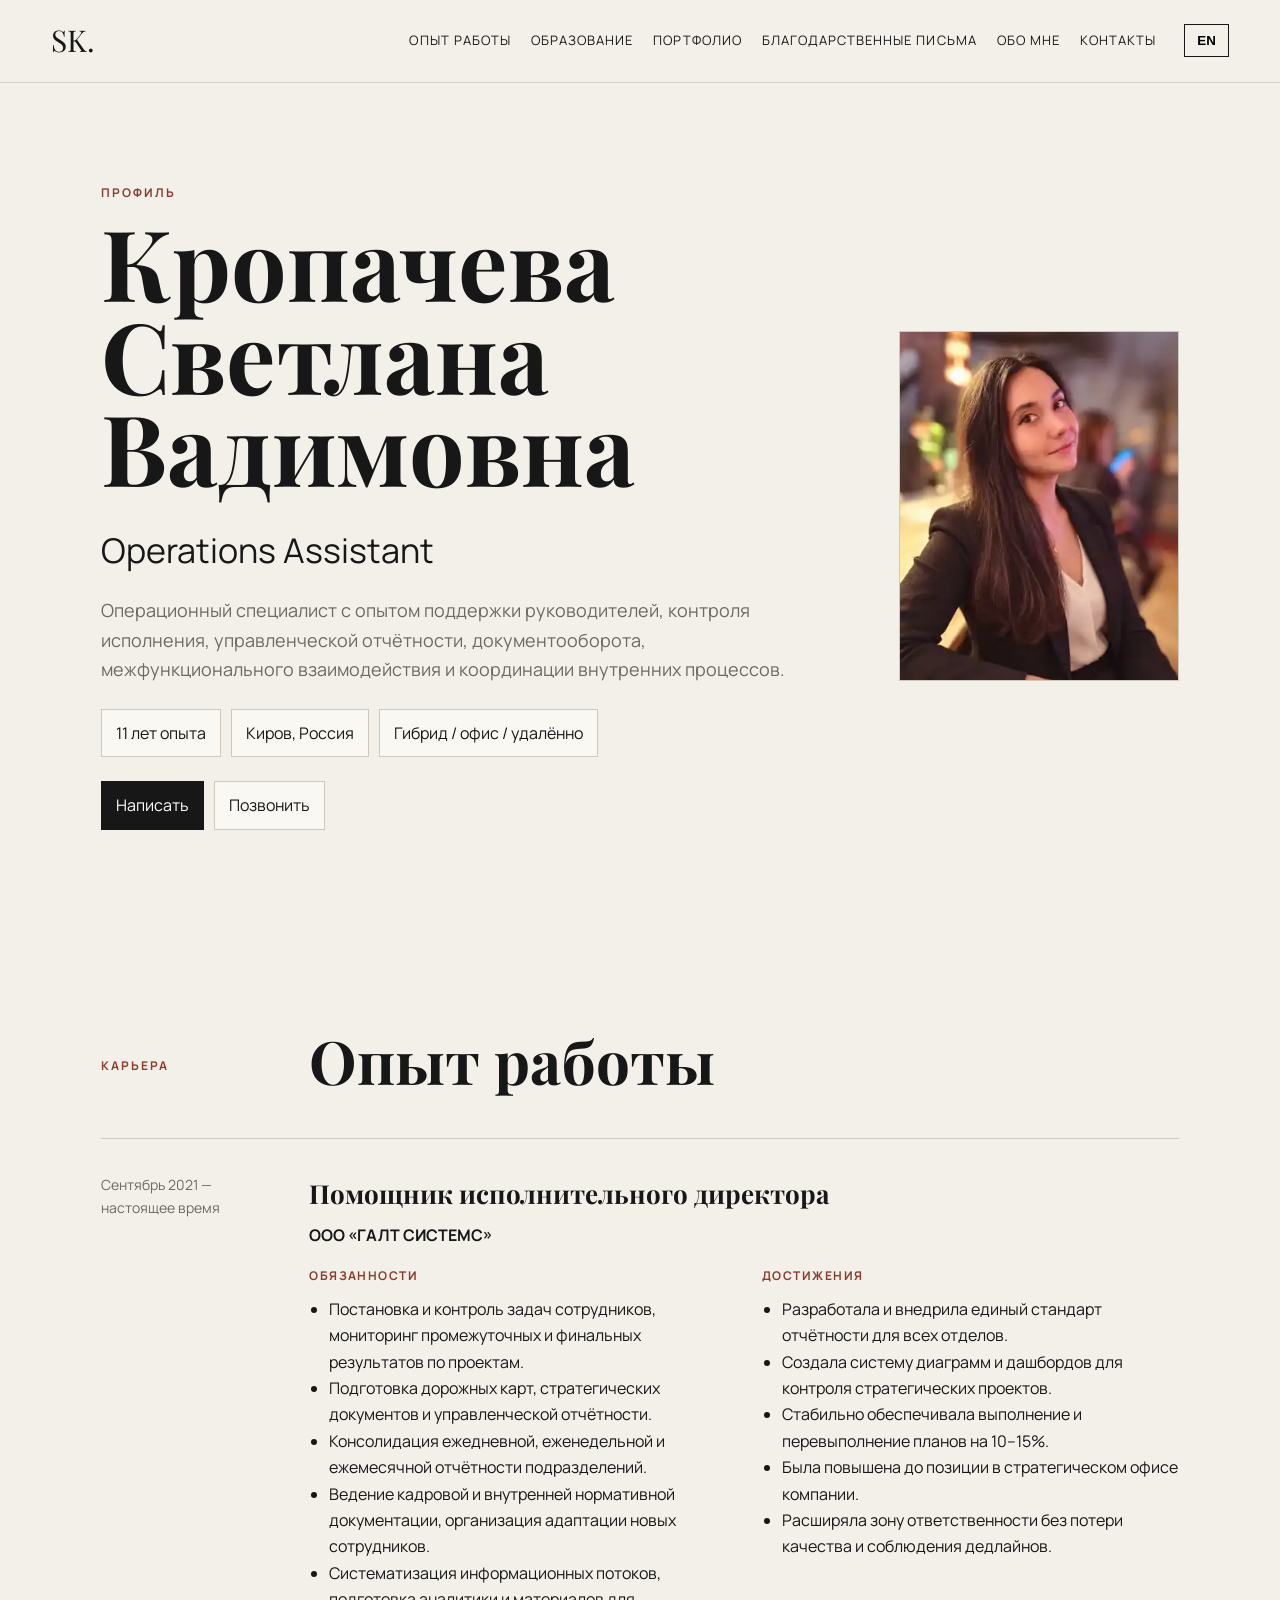
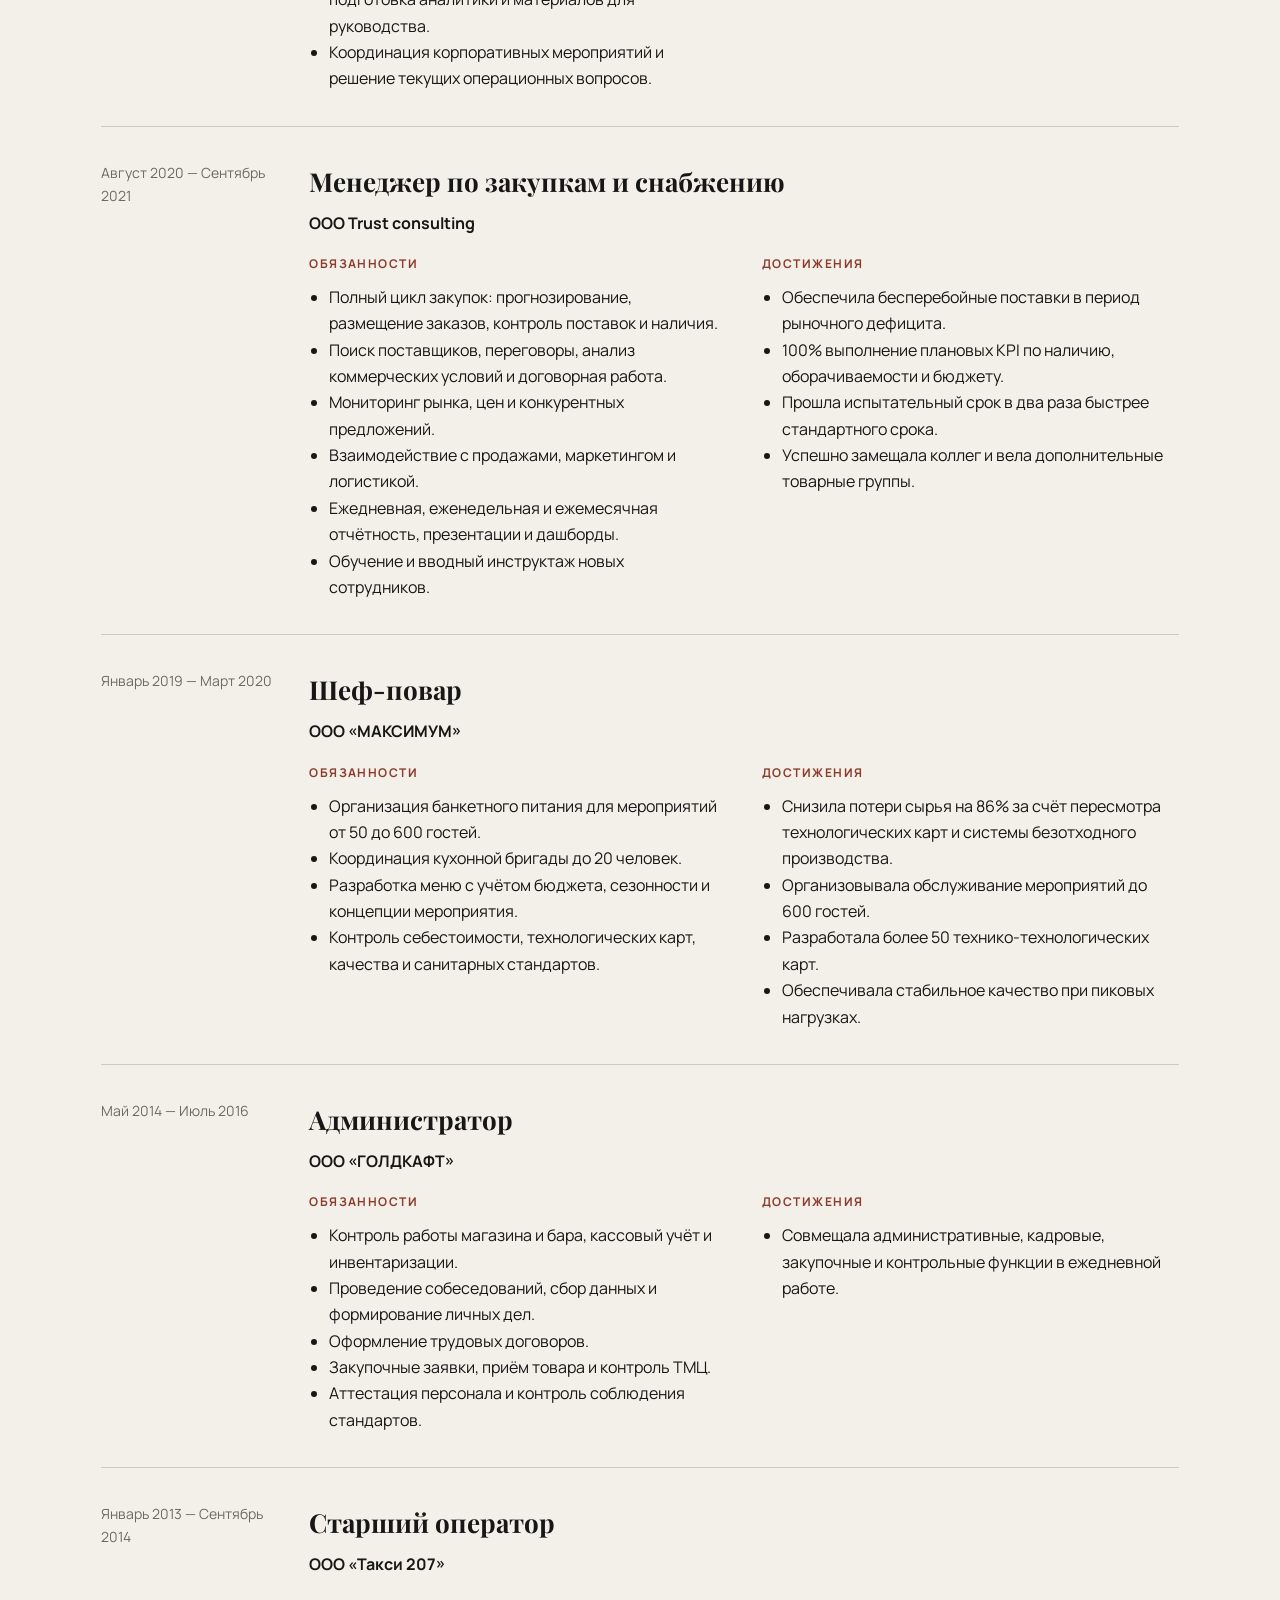
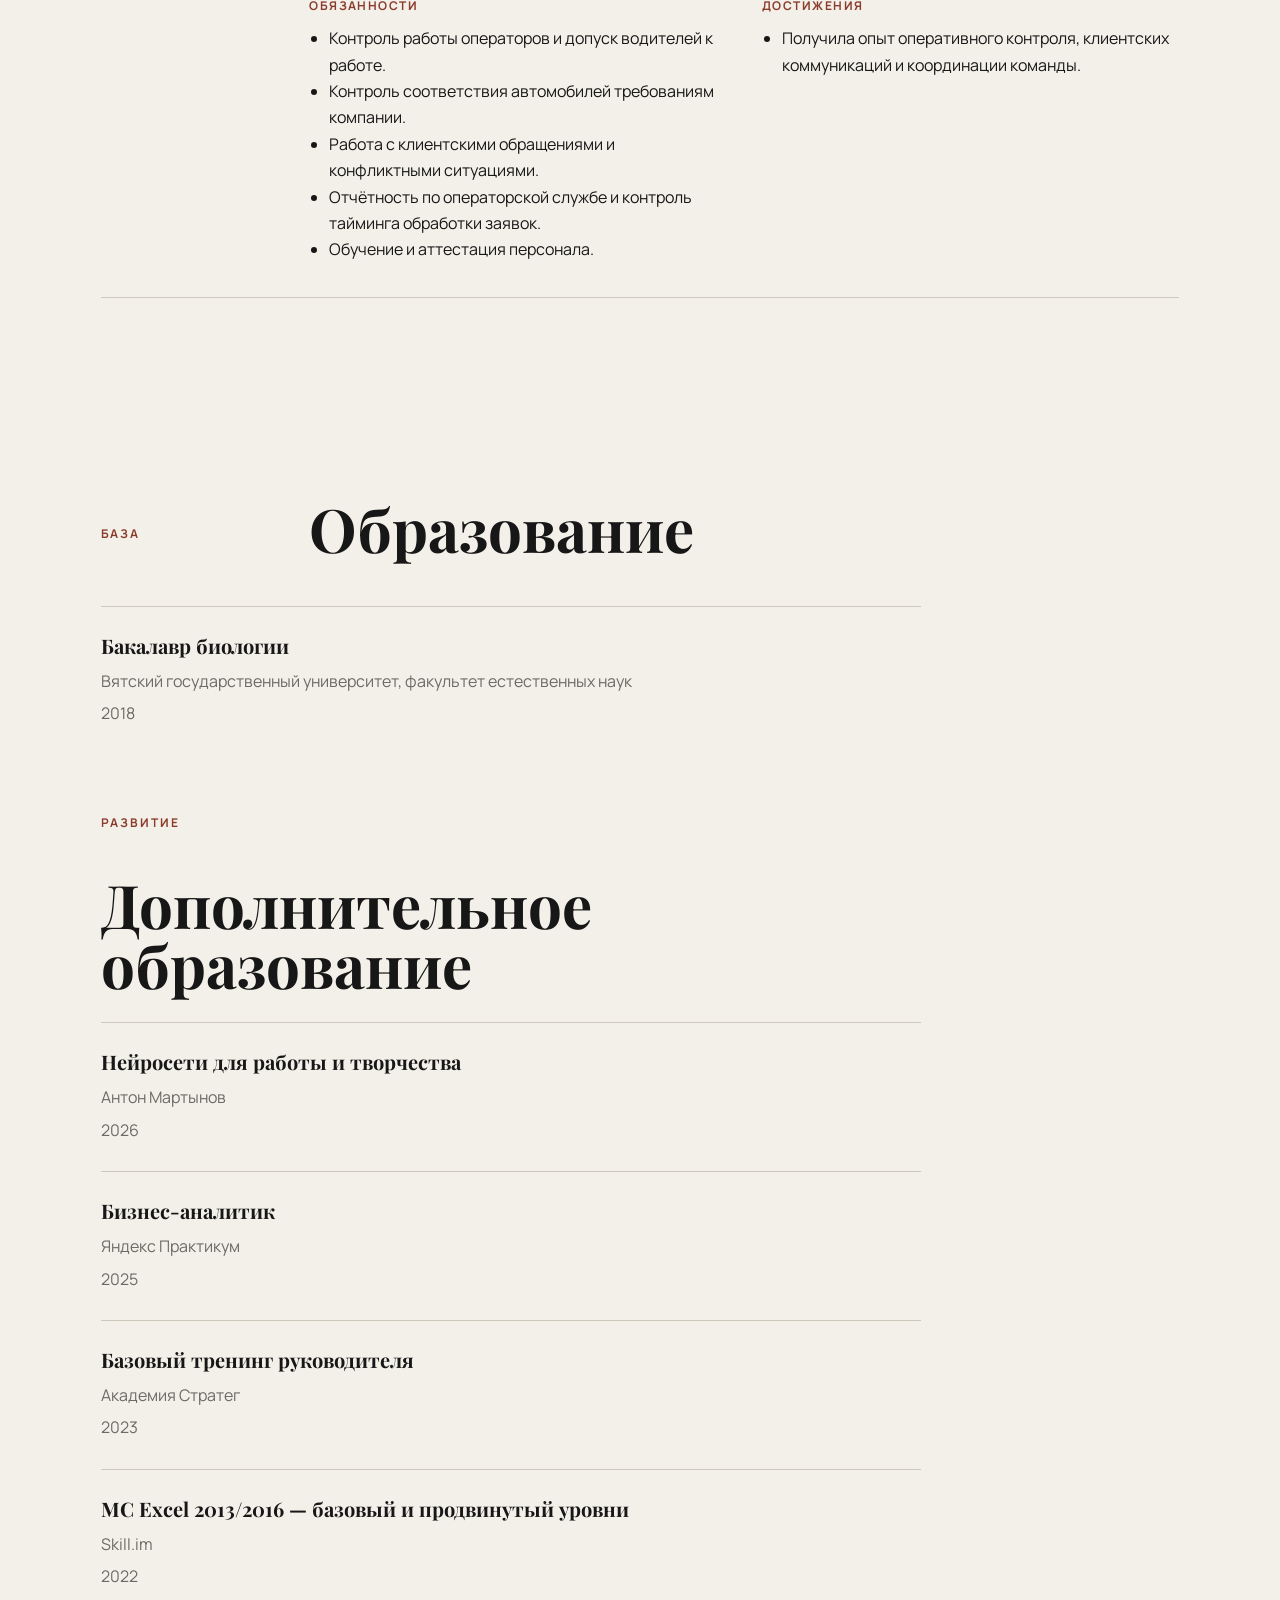
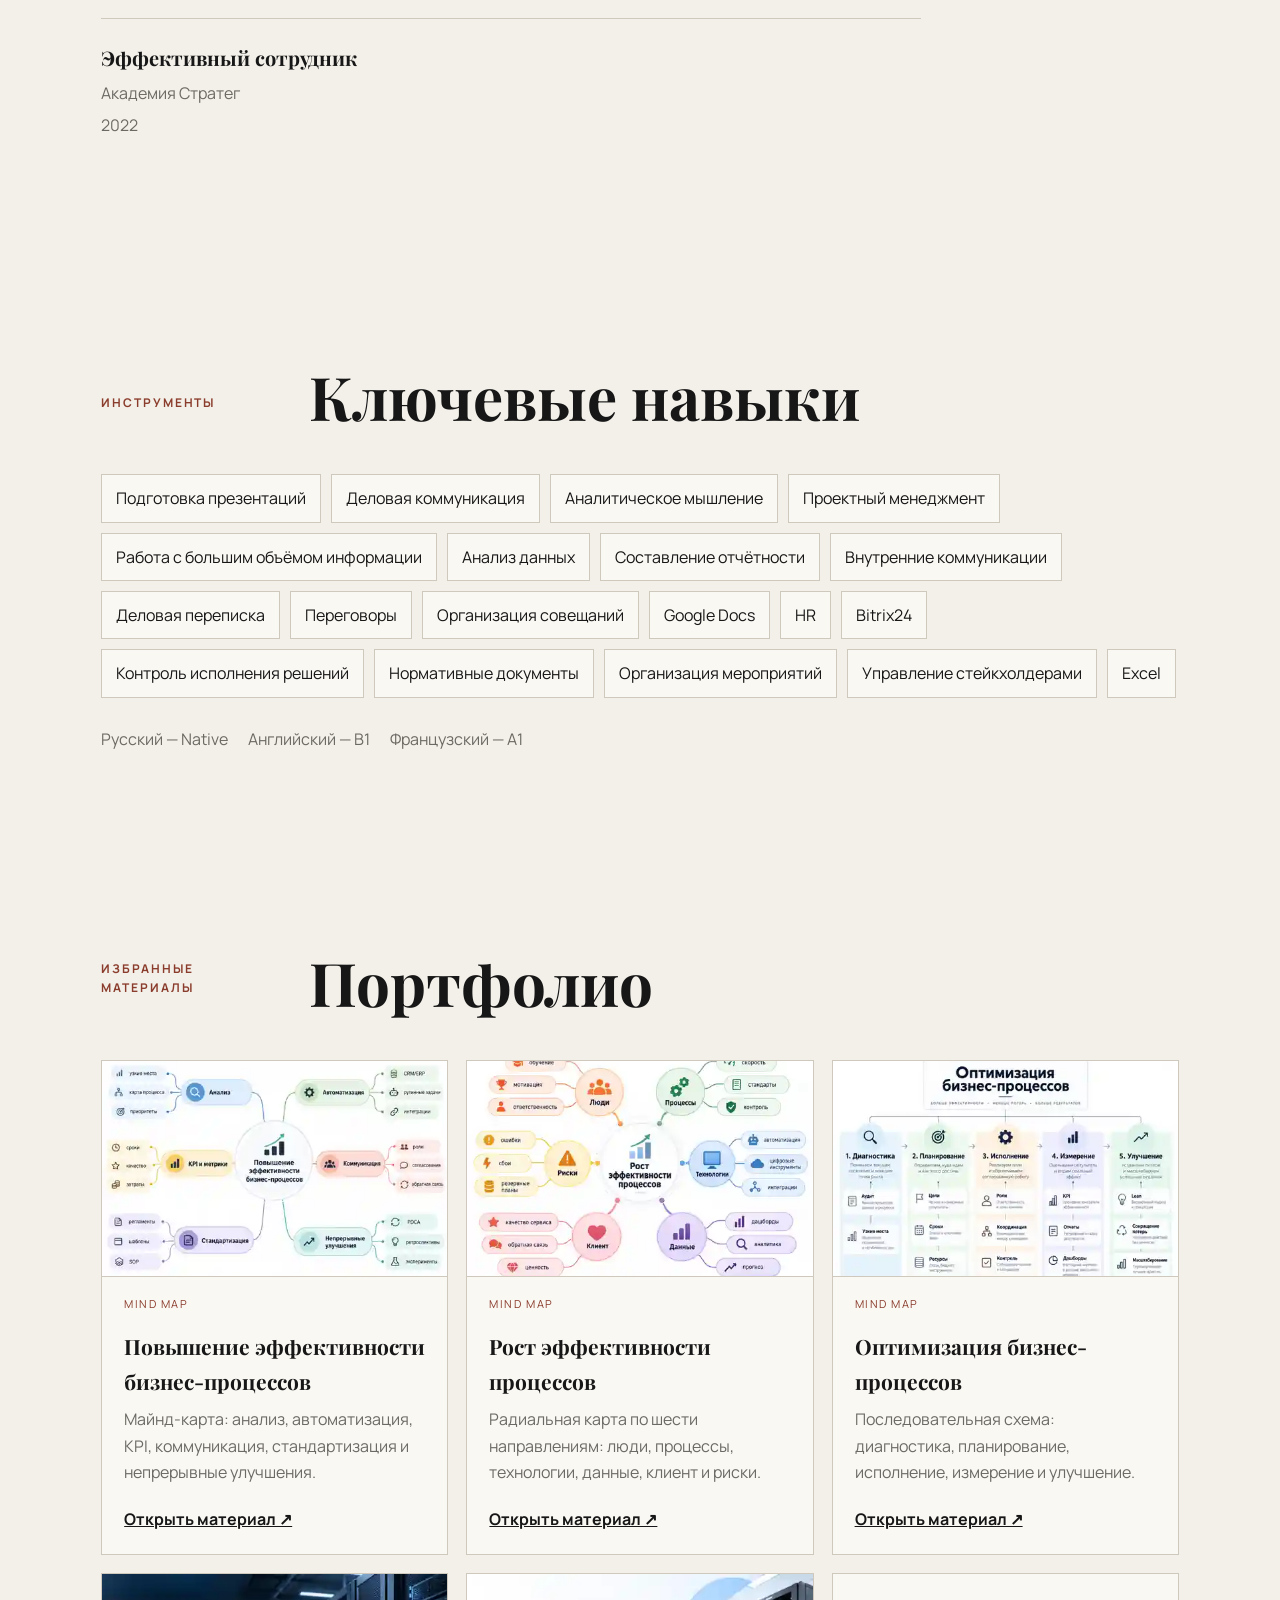
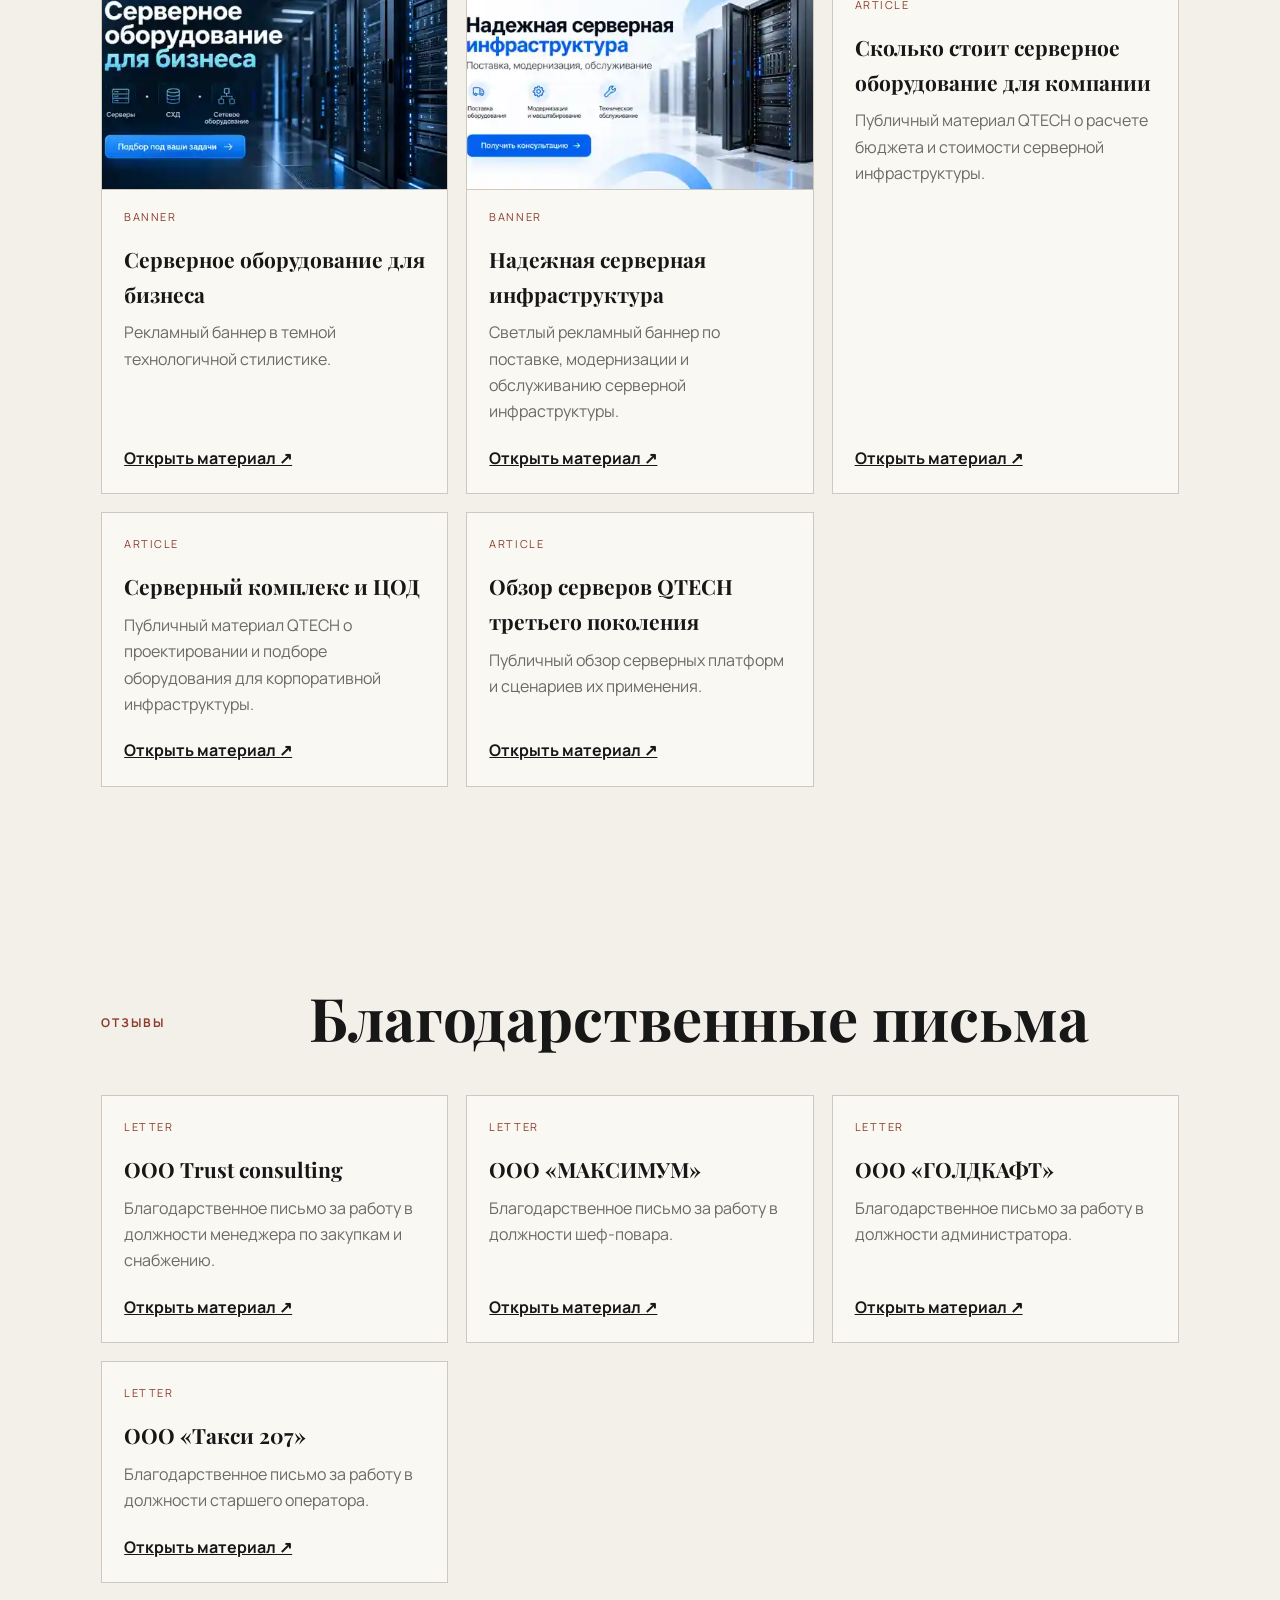
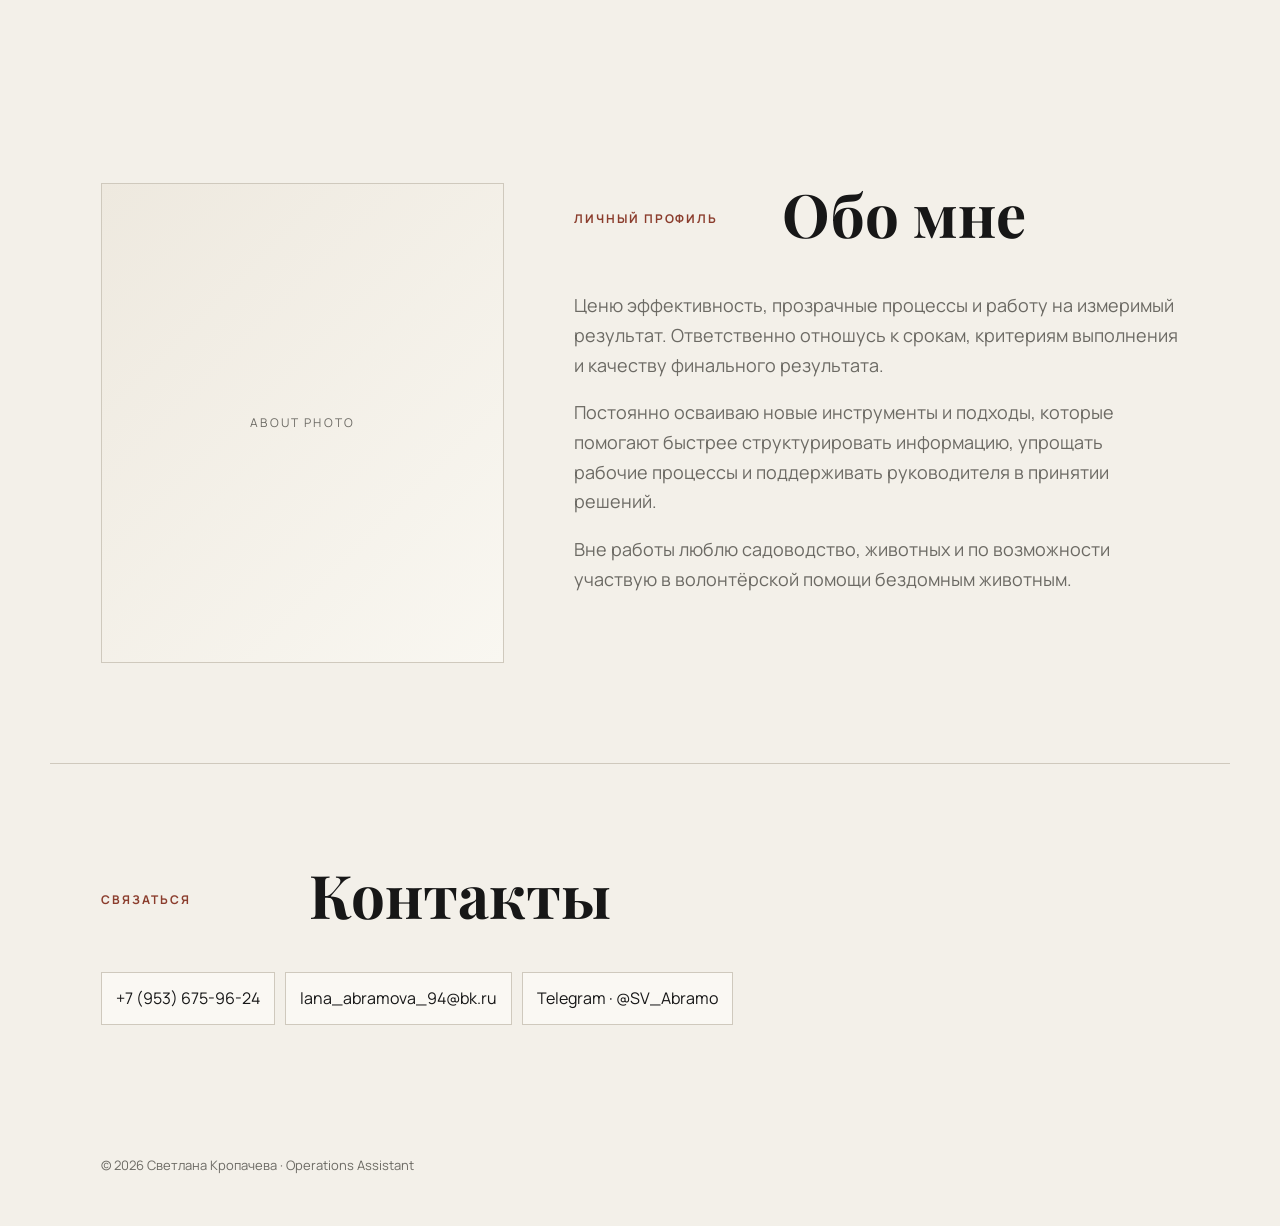
<file: index.html>
<!doctype html>
<html lang="ru">
<head>
  <meta charset="utf-8">
  <meta name="viewport" content="width=device-width, initial-scale=1">
  <meta name="description" content="Светлана Кропачева — Operations Assistant">
  <title>Светлана Кропачева — Operations Assistant</title>
  <link rel="preconnect" href="https://fonts.googleapis.com">
  <link rel="preconnect" href="https://fonts.gstatic.com" crossorigin>
  <link href="https://fonts.googleapis.com/css2?family=Manrope:wght@400;500;600;700&family=Playfair+Display:ital,wght@0,600;1,600&display=swap" rel="stylesheet">
  <link rel="stylesheet" href="styles.css">
</head>
<body>
  <header class="topbar">
    <a class="brand" href="#top">SK.</a>
    <nav class="nav" id="nav"></nav>
    <button class="lang-switch" id="langSwitch" aria-label="Switch language">EN</button>
  </header>

  <main id="top">
    <section class="hero section">
      <div class="hero-copy">
        <p class="eyebrow" id="heroEyebrow"></p>
        <h1 id="heroName"></h1>
        <p class="hero-role" id="heroRole"></p>
        <p class="hero-intro" id="heroIntro"></p>
        <div class="hero-meta" id="heroMeta"></div>
        <div class="hero-actions" id="heroActions"></div>
      </div>
      <aside class="portrait-card">
        <div class="portrait-placeholder" id="portraitPlaceholder">
          <span>PHOTO</span>
        </div>
        <img id="portrait" alt="">
      </aside>
    </section>

    <section class="section" id="experience">
      <div class="section-heading">
        <p class="eyebrow" id="experienceEyebrow"></p>
        <h2 id="experienceTitle"></h2>
      </div>
      <div class="timeline" id="experienceList"></div>
    </section>

    <section class="section education-section" id="education">
      <div class="section-heading">
        <p class="eyebrow" id="educationEyebrow"></p>
        <h2 id="educationTitle"></h2>
      </div>
      <div class="education-column">
        <div id="educationList" class="stack"></div>
        <div class="education-subsection">
          <div class="section-heading compact">
            <p class="eyebrow" id="coursesEyebrow"></p>
            <h2 id="coursesTitle"></h2>
          </div>
          <div id="coursesList" class="stack"></div>
        </div>
      </div>
    </section>

    <section class="section" id="skills">
      <div class="section-heading">
        <p class="eyebrow" id="skillsEyebrow"></p>
        <h2 id="skillsTitle"></h2>
      </div>
      <div class="skill-cloud" id="skillsList"></div>
      <div class="languages" id="languagesList"></div>
    </section>

    <section class="section" id="portfolio">
      <div class="section-heading">
        <p class="eyebrow" id="portfolioEyebrow"></p>
        <h2 id="portfolioTitle"></h2>
      </div>
      <div class="media-grid" id="portfolioList"></div>
    </section>

    <section class="section" id="recommendations">
      <div class="section-heading">
        <p class="eyebrow" id="recommendationsEyebrow"></p>
        <h2 id="recommendationsTitle"></h2>
      </div>
      <div class="media-grid" id="recommendationsList"></div>
    </section>

    <section class="section about-grid" id="about">
      <div class="about-photo">
        <img id="aboutPhoto" alt="">
        <div class="about-photo-placeholder" id="aboutPhotoPlaceholder">ABOUT PHOTO</div>
      </div>
      <div>
        <div class="section-heading">
          <p class="eyebrow" id="aboutEyebrow"></p>
          <h2 id="aboutTitle"></h2>
        </div>
        <div class="about-copy" id="aboutText"></div>
      </div>
    </section>

    <section class="section contact-section" id="contacts">
      <div class="section-heading">
        <p class="eyebrow" id="contactsEyebrow"></p>
        <h2 id="contactsTitle"></h2>
      </div>
      <div class="contacts" id="contactsList"></div>
    </section>
  </main>

  <footer>
    <span id="footerText"></span>
  </footer>

  <script src="data.js"></script>
  <script src="app.js"></script>
</body>
</html>
</file>
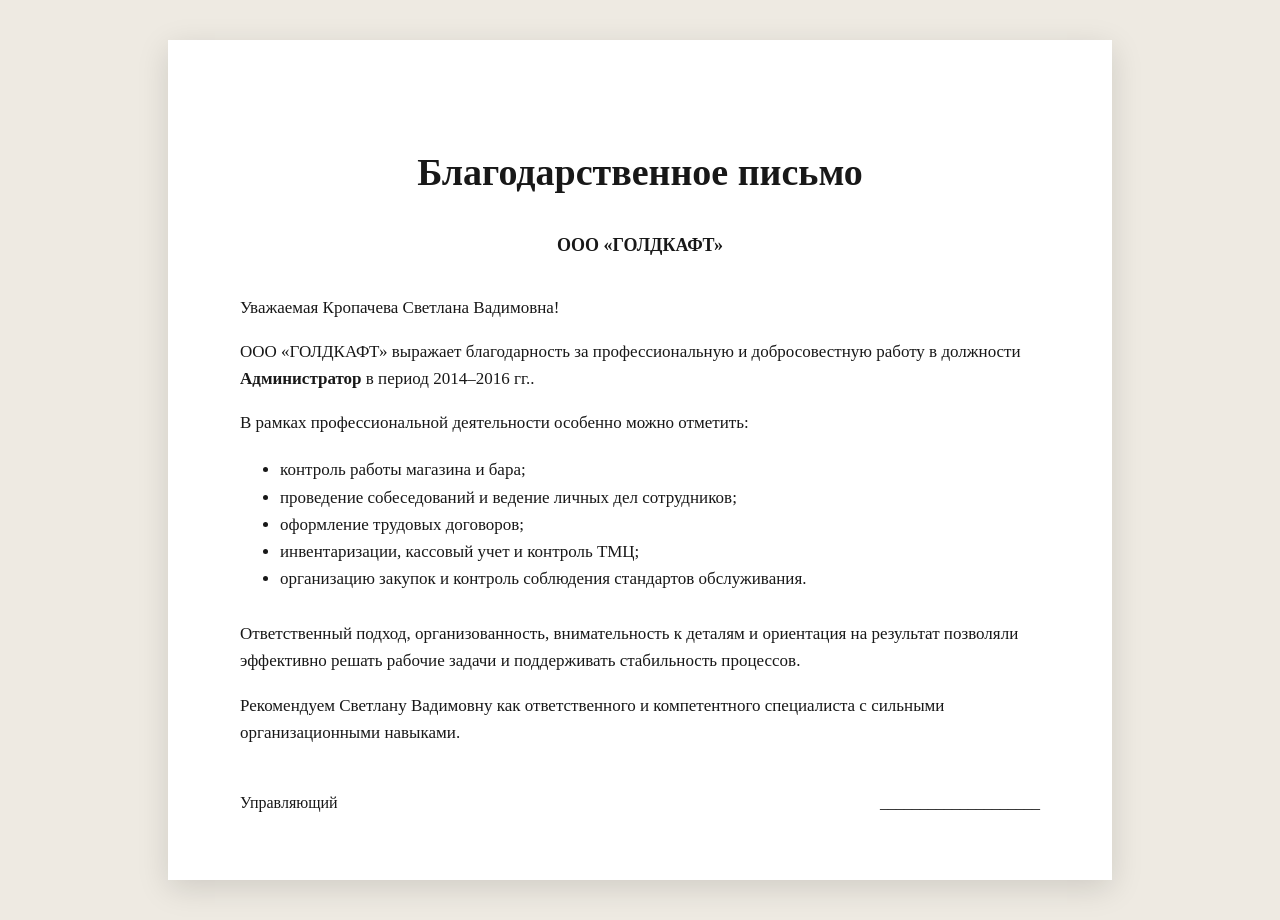
<file: assets/recommendations/goldkaft.html>
<!doctype html><html lang="ru"><head><meta charset="utf-8"><meta name="viewport" content="width=device-width,initial-scale=1"><title>Благодарственное письмо — ООО «ГОЛДКАФТ»</title><style>
  body{margin:0;background:#eeeae2;color:#181818;font-family:Georgia,"Times New Roman",serif;line-height:1.6}.page{max-width:800px;margin:40px auto;padding:64px 72px;background:#fff;box-shadow:0 8px 30px #0002}h1{text-align:center;font-size:38px;margin:38px 0 28px}h2{text-align:center;font-size:18px;margin:0 0 34px}p,li{font-size:17px}ul{margin:20px 0 28px}.signature{margin-top:44px;display:flex;justify-content:space-between;gap:24px}@media(max-width:700px){.page{margin:0;padding:34px 24px}h1{font-size:30px}}</style></head><body><main class="page"><h1>Благодарственное письмо</h1><h2>ООО «ГОЛДКАФТ»</h2><p>Уважаемая Кропачева Светлана Вадимовна!</p><p>ООО «ГОЛДКАФТ» выражает благодарность за профессиональную и добросовестную работу в должности <strong>Администратор</strong> в период 2014–2016 гг..</p><p>В рамках профессиональной деятельности особенно можно отметить:</p><ul><li>контроль работы магазина и бара;</li><li>проведение собеседований и ведение личных дел сотрудников;</li><li>оформление трудовых договоров;</li><li>инвентаризации, кассовый учет и контроль ТМЦ;</li><li>организацию закупок и контроль соблюдения стандартов обслуживания.</li></ul><p>Ответственный подход, организованность, внимательность к деталям и ориентация на результат позволяли эффективно решать рабочие задачи и поддерживать стабильность процессов.</p><p>Рекомендуем Светлану Вадимовну как ответственного и компетентного специалиста с сильными организационными навыками.</p><div class="signature"><span>Управляющий</span><span>____________________</span></div></main></body></html>
</file>
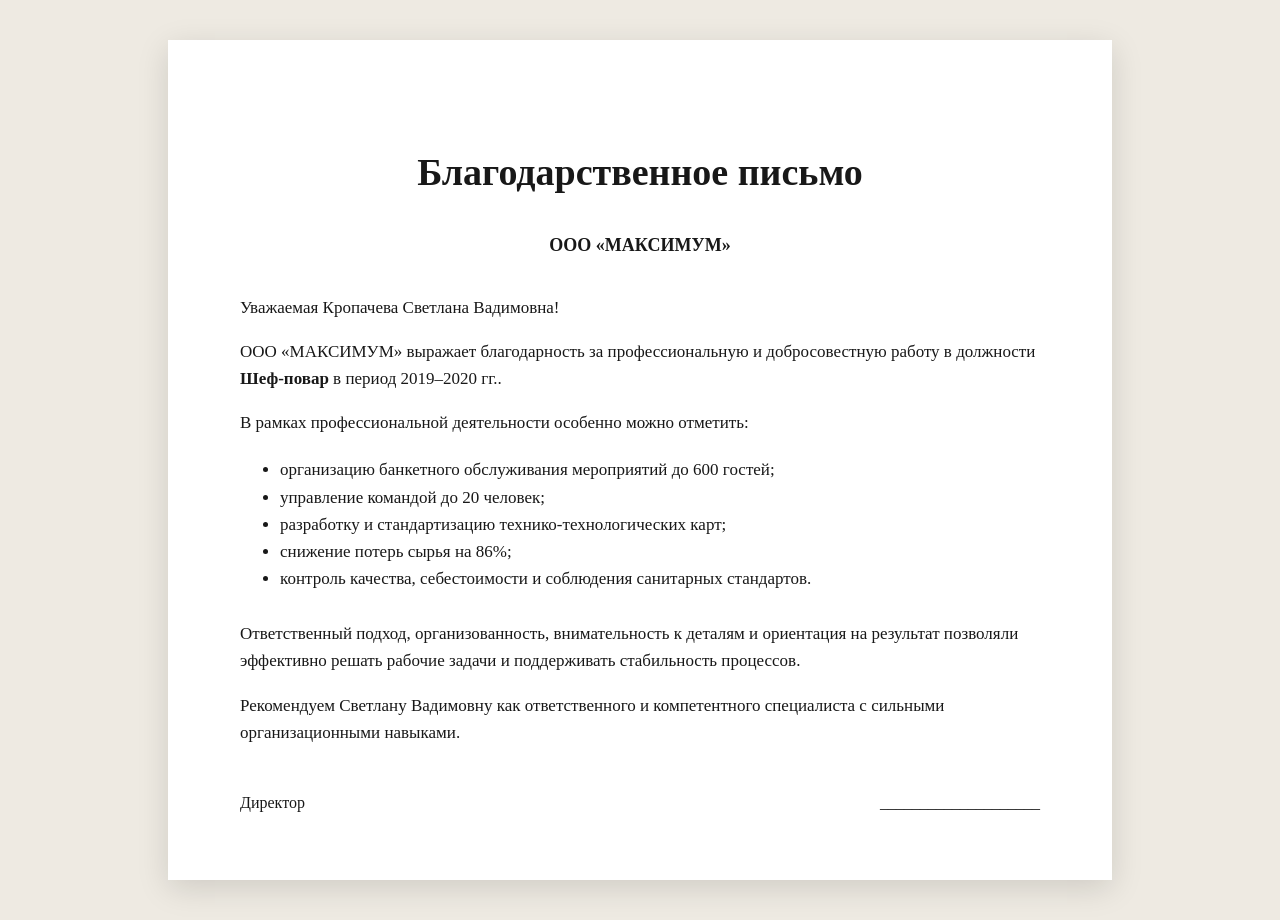
<file: assets/recommendations/maximum.html>
<!doctype html><html lang="ru"><head><meta charset="utf-8"><meta name="viewport" content="width=device-width,initial-scale=1"><title>Благодарственное письмо — ООО «МАКСИМУМ»</title><style>
  body{margin:0;background:#eeeae2;color:#181818;font-family:Georgia,"Times New Roman",serif;line-height:1.6}.page{max-width:800px;margin:40px auto;padding:64px 72px;background:#fff;box-shadow:0 8px 30px #0002}h1{text-align:center;font-size:38px;margin:38px 0 28px}h2{text-align:center;font-size:18px;margin:0 0 34px}p,li{font-size:17px}ul{margin:20px 0 28px}.signature{margin-top:44px;display:flex;justify-content:space-between;gap:24px}@media(max-width:700px){.page{margin:0;padding:34px 24px}h1{font-size:30px}}</style></head><body><main class="page"><h1>Благодарственное письмо</h1><h2>ООО «МАКСИМУМ»</h2><p>Уважаемая Кропачева Светлана Вадимовна!</p><p>ООО «МАКСИМУМ» выражает благодарность за профессиональную и добросовестную работу в должности <strong>Шеф-повар</strong> в период 2019–2020 гг..</p><p>В рамках профессиональной деятельности особенно можно отметить:</p><ul><li>организацию банкетного обслуживания мероприятий до 600 гостей;</li><li>управление командой до 20 человек;</li><li>разработку и стандартизацию технико-технологических карт;</li><li>снижение потерь сырья на 86%;</li><li>контроль качества, себестоимости и соблюдения санитарных стандартов.</li></ul><p>Ответственный подход, организованность, внимательность к деталям и ориентация на результат позволяли эффективно решать рабочие задачи и поддерживать стабильность процессов.</p><p>Рекомендуем Светлану Вадимовну как ответственного и компетентного специалиста с сильными организационными навыками.</p><div class="signature"><span>Директор</span><span>____________________</span></div></main></body></html>
</file>
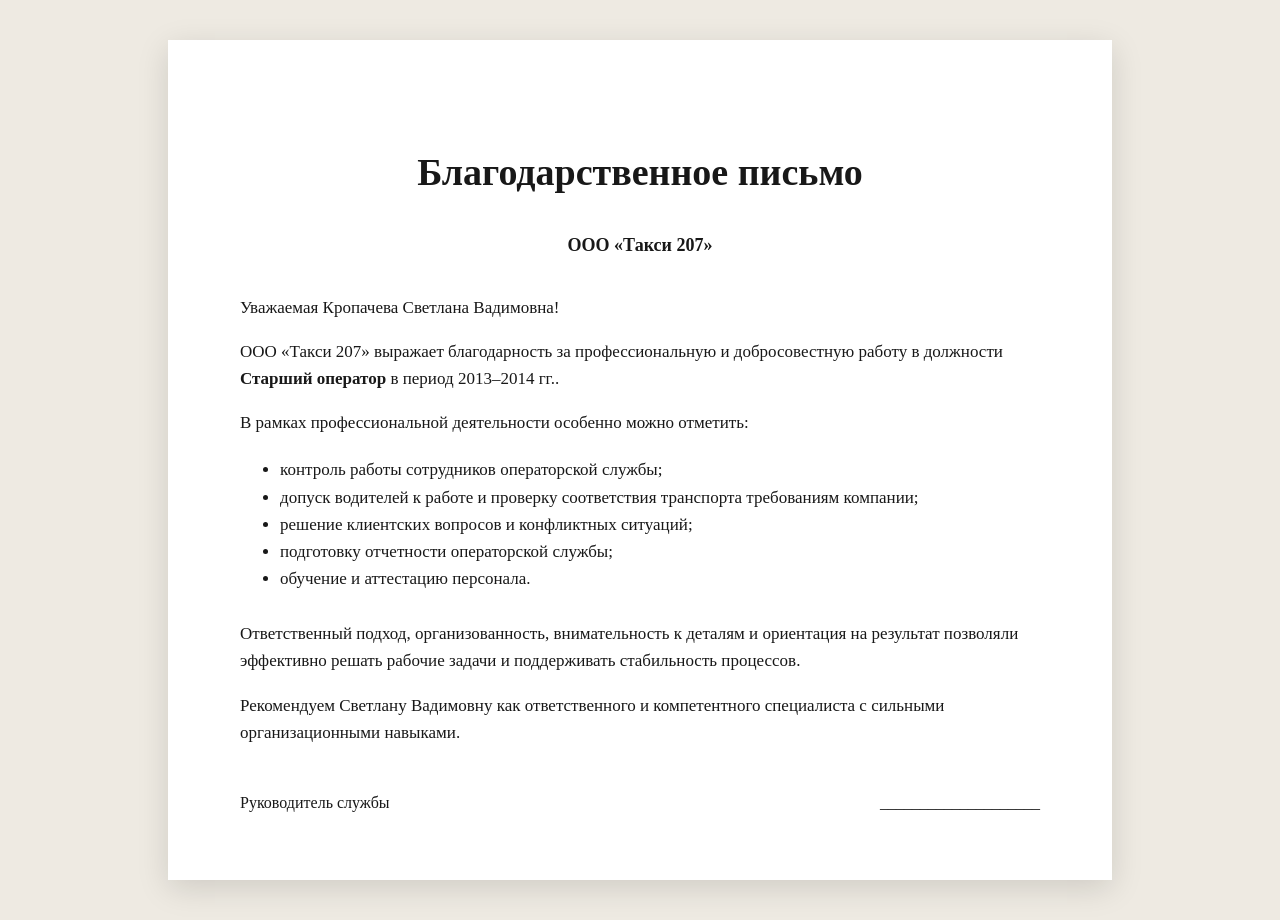
<file: assets/recommendations/taxi-207.html>
<!doctype html><html lang="ru"><head><meta charset="utf-8"><meta name="viewport" content="width=device-width,initial-scale=1"><title>Благодарственное письмо — ООО «Такси 207»</title><style>
  body{margin:0;background:#eeeae2;color:#181818;font-family:Georgia,"Times New Roman",serif;line-height:1.6}.page{max-width:800px;margin:40px auto;padding:64px 72px;background:#fff;box-shadow:0 8px 30px #0002}h1{text-align:center;font-size:38px;margin:38px 0 28px}h2{text-align:center;font-size:18px;margin:0 0 34px}p,li{font-size:17px}ul{margin:20px 0 28px}.signature{margin-top:44px;display:flex;justify-content:space-between;gap:24px}@media(max-width:700px){.page{margin:0;padding:34px 24px}h1{font-size:30px}}</style></head><body><main class="page"><h1>Благодарственное письмо</h1><h2>ООО «Такси 207»</h2><p>Уважаемая Кропачева Светлана Вадимовна!</p><p>ООО «Такси 207» выражает благодарность за профессиональную и добросовестную работу в должности <strong>Старший оператор</strong> в период 2013–2014 гг..</p><p>В рамках профессиональной деятельности особенно можно отметить:</p><ul><li>контроль работы сотрудников операторской службы;</li><li>допуск водителей к работе и проверку соответствия транспорта требованиям компании;</li><li>решение клиентских вопросов и конфликтных ситуаций;</li><li>подготовку отчетности операторской службы;</li><li>обучение и аттестацию персонала.</li></ul><p>Ответственный подход, организованность, внимательность к деталям и ориентация на результат позволяли эффективно решать рабочие задачи и поддерживать стабильность процессов.</p><p>Рекомендуем Светлану Вадимовну как ответственного и компетентного специалиста с сильными организационными навыками.</p><div class="signature"><span>Руководитель службы</span><span>____________________</span></div></main></body></html>
</file>
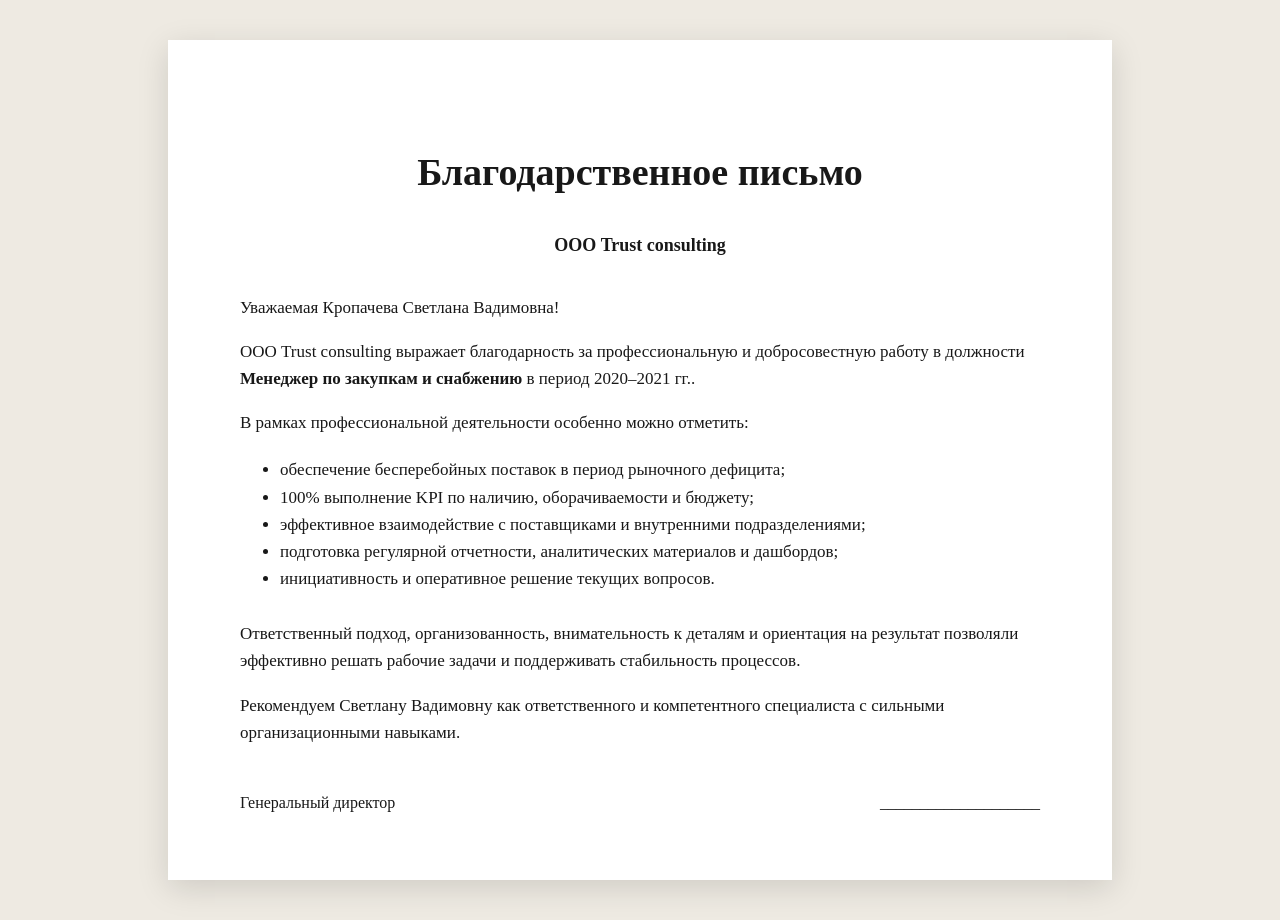
<file: assets/recommendations/trust-consulting.html>
<!doctype html><html lang="ru"><head><meta charset="utf-8"><meta name="viewport" content="width=device-width,initial-scale=1"><title>Благодарственное письмо — ООО Trust consulting</title><style>
  body{margin:0;background:#eeeae2;color:#181818;font-family:Georgia,"Times New Roman",serif;line-height:1.6}.page{max-width:800px;margin:40px auto;padding:64px 72px;background:#fff;box-shadow:0 8px 30px #0002}h1{text-align:center;font-size:38px;margin:38px 0 28px}h2{text-align:center;font-size:18px;margin:0 0 34px}p,li{font-size:17px}ul{margin:20px 0 28px}.signature{margin-top:44px;display:flex;justify-content:space-between;gap:24px}@media(max-width:700px){.page{margin:0;padding:34px 24px}h1{font-size:30px}}</style></head><body><main class="page"><h1>Благодарственное письмо</h1><h2>ООО Trust consulting</h2><p>Уважаемая Кропачева Светлана Вадимовна!</p><p>ООО Trust consulting выражает благодарность за профессиональную и добросовестную работу в должности <strong>Менеджер по закупкам и снабжению</strong> в период 2020–2021 гг..</p><p>В рамках профессиональной деятельности особенно можно отметить:</p><ul><li>обеспечение бесперебойных поставок в период рыночного дефицита;</li><li>100% выполнение KPI по наличию, оборачиваемости и бюджету;</li><li>эффективное взаимодействие с поставщиками и внутренними подразделениями;</li><li>подготовка регулярной отчетности, аналитических материалов и дашбордов;</li><li>инициативность и оперативное решение текущих вопросов.</li></ul><p>Ответственный подход, организованность, внимательность к деталям и ориентация на результат позволяли эффективно решать рабочие задачи и поддерживать стабильность процессов.</p><p>Рекомендуем Светлану Вадимовну как ответственного и компетентного специалиста с сильными организационными навыками.</p><div class="signature"><span>Генеральный директор</span><span>____________________</span></div></main></body></html>
</file>
<file: styles.css>
:root{
  --bg:#f3f0e9;--paper:#faf8f3;--ink:#171717;--muted:#6c6a64;--line:#cfc9bd;--accent:#8b3d2d;
  --max:1180px;--pad:clamp(20px,4vw,56px);--heading-reduction:3pt
}
*{box-sizing:border-box}
html{scroll-behavior:smooth}
body{margin:0;background:var(--bg);color:var(--ink);font-family:"Manrope",sans-serif;line-height:1.65}
a{color:inherit}
.topbar{position:sticky;top:0;z-index:50;display:flex;align-items:center;gap:28px;padding:16px var(--pad);border-bottom:1px solid rgba(23,23,23,.14);backdrop-filter:blur(12px);background:rgba(243,240,233,.9)}
.brand{font-family:"Playfair Display",serif;font-size:30px;text-decoration:none;margin-right:auto}
.nav{display:flex;gap:20px;flex-wrap:wrap}
.nav a{text-decoration:none;font-size:13px;text-transform:uppercase;letter-spacing:.08em}
.lang-switch{border:1px solid var(--ink);background:transparent;padding:8px 12px;font-weight:700;cursor:pointer}
.section{max-width:var(--max);margin:0 auto;padding:100px var(--pad)}
.hero{min-height:78vh;display:grid;grid-template-columns:minmax(0,1.45fr) minmax(260px,.55fr);gap:60px;align-items:center}
.eyebrow{margin:0 0 14px;text-transform:uppercase;letter-spacing:.16em;font-size:12px;color:var(--accent);font-weight:700}
h1,h2,h3{font-family:"Playfair Display",serif;margin:0}
h1{font-size:clamp(calc(52px - var(--heading-reduction)),calc(8vw - var(--heading-reduction)),calc(104px - var(--heading-reduction)));line-height:.94;max-width:9ch}
h2{font-size:clamp(calc(38px - var(--heading-reduction)),calc(5vw - var(--heading-reduction)),calc(66px - var(--heading-reduction)));line-height:1}
.hero-role{font-size:clamp(calc(24px - var(--heading-reduction)),calc(3vw - var(--heading-reduction)),calc(38px - var(--heading-reduction)));margin:28px 0 10px}
.hero-intro{max-width:740px;color:var(--muted);font-size:18px}
.hero-meta,.hero-actions,.contacts{display:flex;flex-wrap:wrap;gap:10px;margin-top:24px}
.pill,.action-link{border:1px solid var(--line);padding:10px 14px;background:var(--paper);text-decoration:none}
.action-link.primary{background:var(--ink);color:white;border-color:var(--ink)}
.portrait-card{aspect-ratio:4/5;background:var(--paper);border:1px solid var(--line);position:relative;overflow:hidden}
.portrait-card img,.about-photo img{width:100%;height:100%;object-fit:cover;display:none}
.portrait-placeholder,.about-photo-placeholder{display:grid;place-items:center;width:100%;height:100%;color:var(--muted);letter-spacing:.18em;font-size:12px;background:linear-gradient(135deg,#eee9df,#f9f7f1)}
.section-heading{display:grid;grid-template-columns:180px 1fr;gap:28px;align-items:end;margin-bottom:48px}
.section-heading.compact{grid-template-columns:1fr}
.timeline{border-top:1px solid var(--line)}
.job{display:grid;grid-template-columns:180px 1fr;gap:28px;padding:34px 0;border-bottom:1px solid var(--line)}
.job-period{font-size:14px;color:var(--muted)}
.job-head{display:flex;justify-content:space-between;gap:20px;align-items:flex-start}
.job h3{font-size:calc(30px - var(--heading-reduction))}
.job-company{font-weight:700;margin:6px 0 18px}
.job-columns{display:grid;grid-template-columns:1fr 1fr;gap:36px}
.job-columns h4{margin:0 0 10px;text-transform:uppercase;font-size:12px;letter-spacing:.12em;color:var(--accent)}
.job ul{padding-left:20px;margin:0}
.split{display:grid;grid-template-columns:1fr 1fr;gap:70px}\n.education-section{display:block}.education-column{max-width:820px}.education-subsection{margin-top:58px}.education-section .card{text-align:left}.education-section .card p{text-align:left}.education-section .section-heading.compact{margin-top:0;margin-bottom:28px}
.card{padding:22px 0;border-top:1px solid var(--line)}
.card h3{font-size:calc(24px - var(--heading-reduction))}
.card p{margin:6px 0;color:var(--muted)}
.skill-cloud{display:flex;flex-wrap:wrap;gap:10px}
.skill{padding:10px 14px;border:1px solid var(--line);background:var(--paper)}
.languages{display:flex;gap:20px;flex-wrap:wrap;margin-top:28px;color:var(--muted)}
.media-grid{display:grid;grid-template-columns:repeat(3,1fr);gap:18px}
.media-card{border:1px solid var(--line);background:var(--paper);padding:22px;min-height:220px;display:flex;flex-direction:column;overflow:hidden}.media-preview{width:calc(100% + 44px);margin:-22px -22px 18px;aspect-ratio:16/10;object-fit:cover;border-bottom:1px solid var(--line)}
.media-card .type{font-size:11px;text-transform:uppercase;letter-spacing:.14em;color:var(--accent)}
.media-card h3{font-size:calc(25px - var(--heading-reduction));margin:16px 0 8px}
.media-card p{color:var(--muted);margin:0 0 20px}
.media-card a{margin-top:auto;font-weight:700}
.empty-state{border:1px dashed var(--line);padding:28px;color:var(--muted)}
.about-grid{display:grid;grid-template-columns:.8fr 1.2fr;gap:70px}
.about-photo{min-height:480px;background:var(--paper);border:1px solid var(--line)}
.about-copy p{font-size:18px;color:var(--muted)}
.contact-section{border-top:1px solid var(--line)}
.contact-item{padding:12px 14px;border:1px solid var(--line);background:var(--paper);text-decoration:none}
footer{max-width:var(--max);margin:0 auto;padding:30px var(--pad) 50px;color:var(--muted);font-size:13px}
@media (max-width:900px){
  .nav{display:none}.hero,.split,.about-grid,.job,.section-heading{grid-template-columns:1fr}.hero{padding-top:60px}.portrait-card{max-width:420px}.job-columns,.media-grid{grid-template-columns:1fr}.section{padding-top:72px;padding-bottom:72px}.job-head{display:block}
}
@media print{
  .topbar{position:static}.lang-switch,.nav,.hero-actions{display:none}.section{padding-top:40px;padding-bottom:40px}.hero{min-height:auto}
}
</file>
